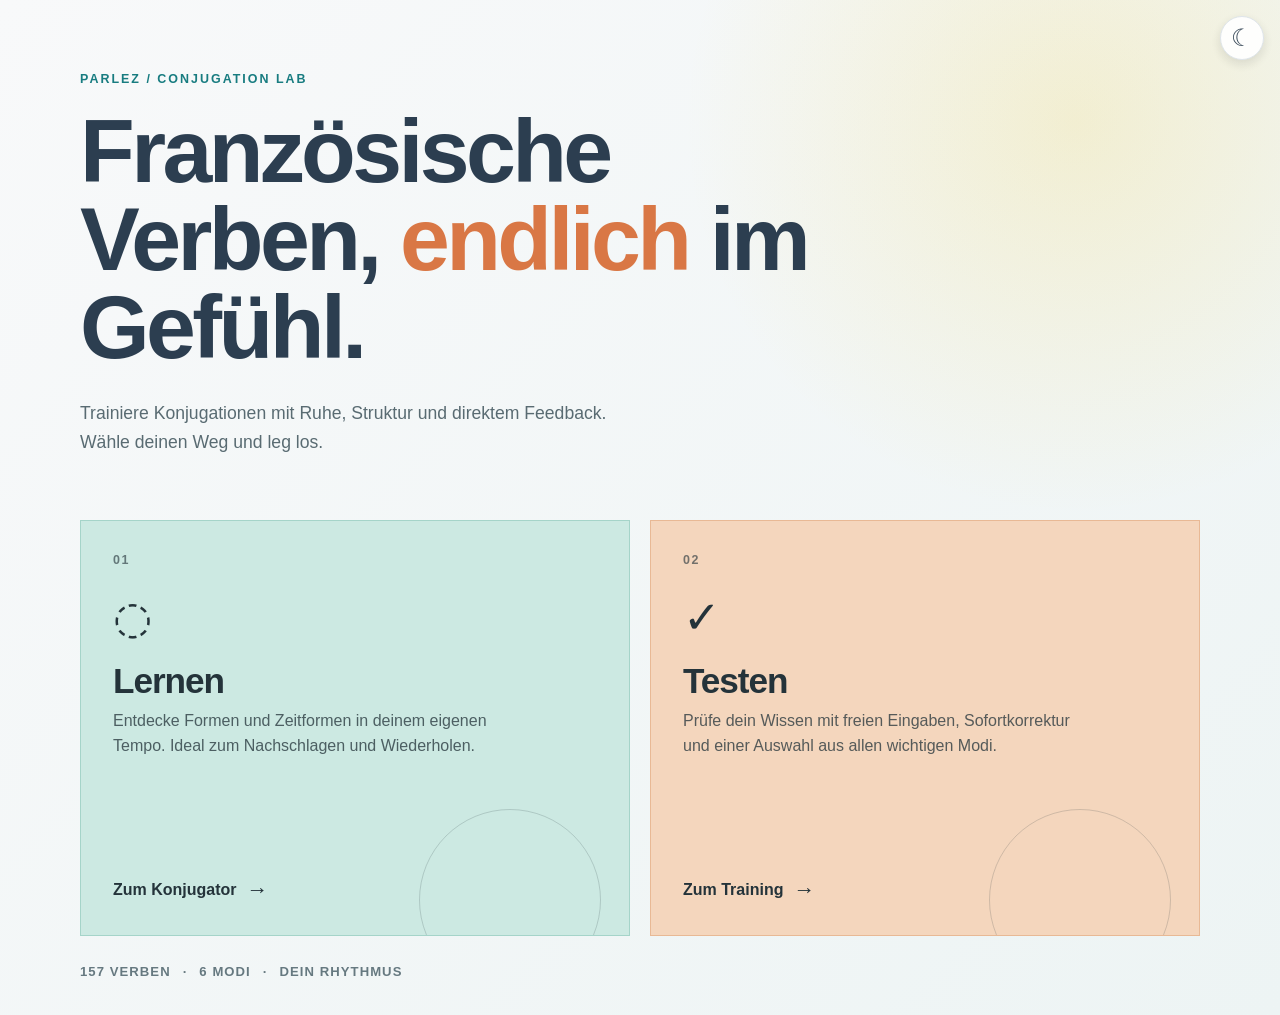
<file: index.html>
<!doctype html>
<html lang="de">
  <head>
    <meta charset="UTF-8" />
    <meta name="viewport" content="width=device-width, initial-scale=1.0" />
    <title>Parlez | Französisch lernen</title>
    <link rel="icon" href="favicon.svg" type="image/svg+xml" />
    <link rel="stylesheet" href="style/style.css" />
  </head>
  <body class="landing-page">
    <button
      id="theme-toggle"
      class="theme-toggle"
      type="button"
      aria-label="Nachtmodus aktivieren"
      title="Nachtmodus aktivieren"
    >
      ☾
    </button>

    <main class="landing-shell">
      <header class="landing-header">
        <p class="eyebrow">PARLEZ / CONJUGATION LAB</p>
        <h1>Französische Verben, <em>endlich</em> im Gefühl.</h1>
        <p class="landing-lead">
          Trainiere Konjugationen mit Ruhe, Struktur und direktem Feedback.
          Wähle deinen Weg und leg los.
        </p>
      </header>

      <section class="path-grid" aria-label="Lernmodus auswählen">
        <a class="path-card path-card-learn" href="learning.html">
          <span class="path-number">01</span>
          <span class="path-icon" aria-hidden="true">◌</span>
          <h2>Lernen</h2>
          <p>
            Entdecke Formen und Zeitformen in deinem eigenen Tempo. Ideal zum
            Nachschlagen und Wiederholen.
          </p>
          <span class="path-link"
            >Zum Konjugator <span aria-hidden="true">→</span></span
          >
        </a>
        <a class="path-card path-card-test" href="testing.html">
          <span class="path-number">02</span>
          <span class="path-icon" aria-hidden="true">✓</span>
          <h2>Testen</h2>
          <p>
            Prüfe dein Wissen mit freien Eingaben, Sofortkorrektur und einer
            Auswahl aus allen wichtigen Modi.
          </p>
          <span class="path-link"
            >Zum Training <span aria-hidden="true">→</span></span
          >
        </a>
      </section>

      <footer class="landing-footer">
        <span>157 Verben</span>
        <span aria-hidden="true">·</span>
        <span>6 Modi</span>
        <span aria-hidden="true">·</span>
        <span>Dein Rhythmus</span>
      </footer>
    </main>

    <script>
      const themeToggle = document.getElementById("theme-toggle");
      const darkMode = localStorage.getItem("theme") === "dark";

      function updateTheme(isDark) {
        document.documentElement.classList.toggle("dark-mode", isDark);
        themeToggle.textContent = isDark ? "☀" : "☾";
        themeToggle.setAttribute(
          "aria-label",
          isDark ? "Hellen Modus aktivieren" : "Nachtmodus aktivieren",
        );
        themeToggle.title = isDark
          ? "Hellen Modus aktivieren"
          : "Nachtmodus aktivieren";
      }

      updateTheme(darkMode);
      themeToggle.addEventListener("click", () => {
        const isDark =
          !document.documentElement.classList.contains("dark-mode");
        localStorage.setItem("theme", isDark ? "dark" : "light");
        updateTheme(isDark);
      });
    </script>
  </body>
</html>
</file>
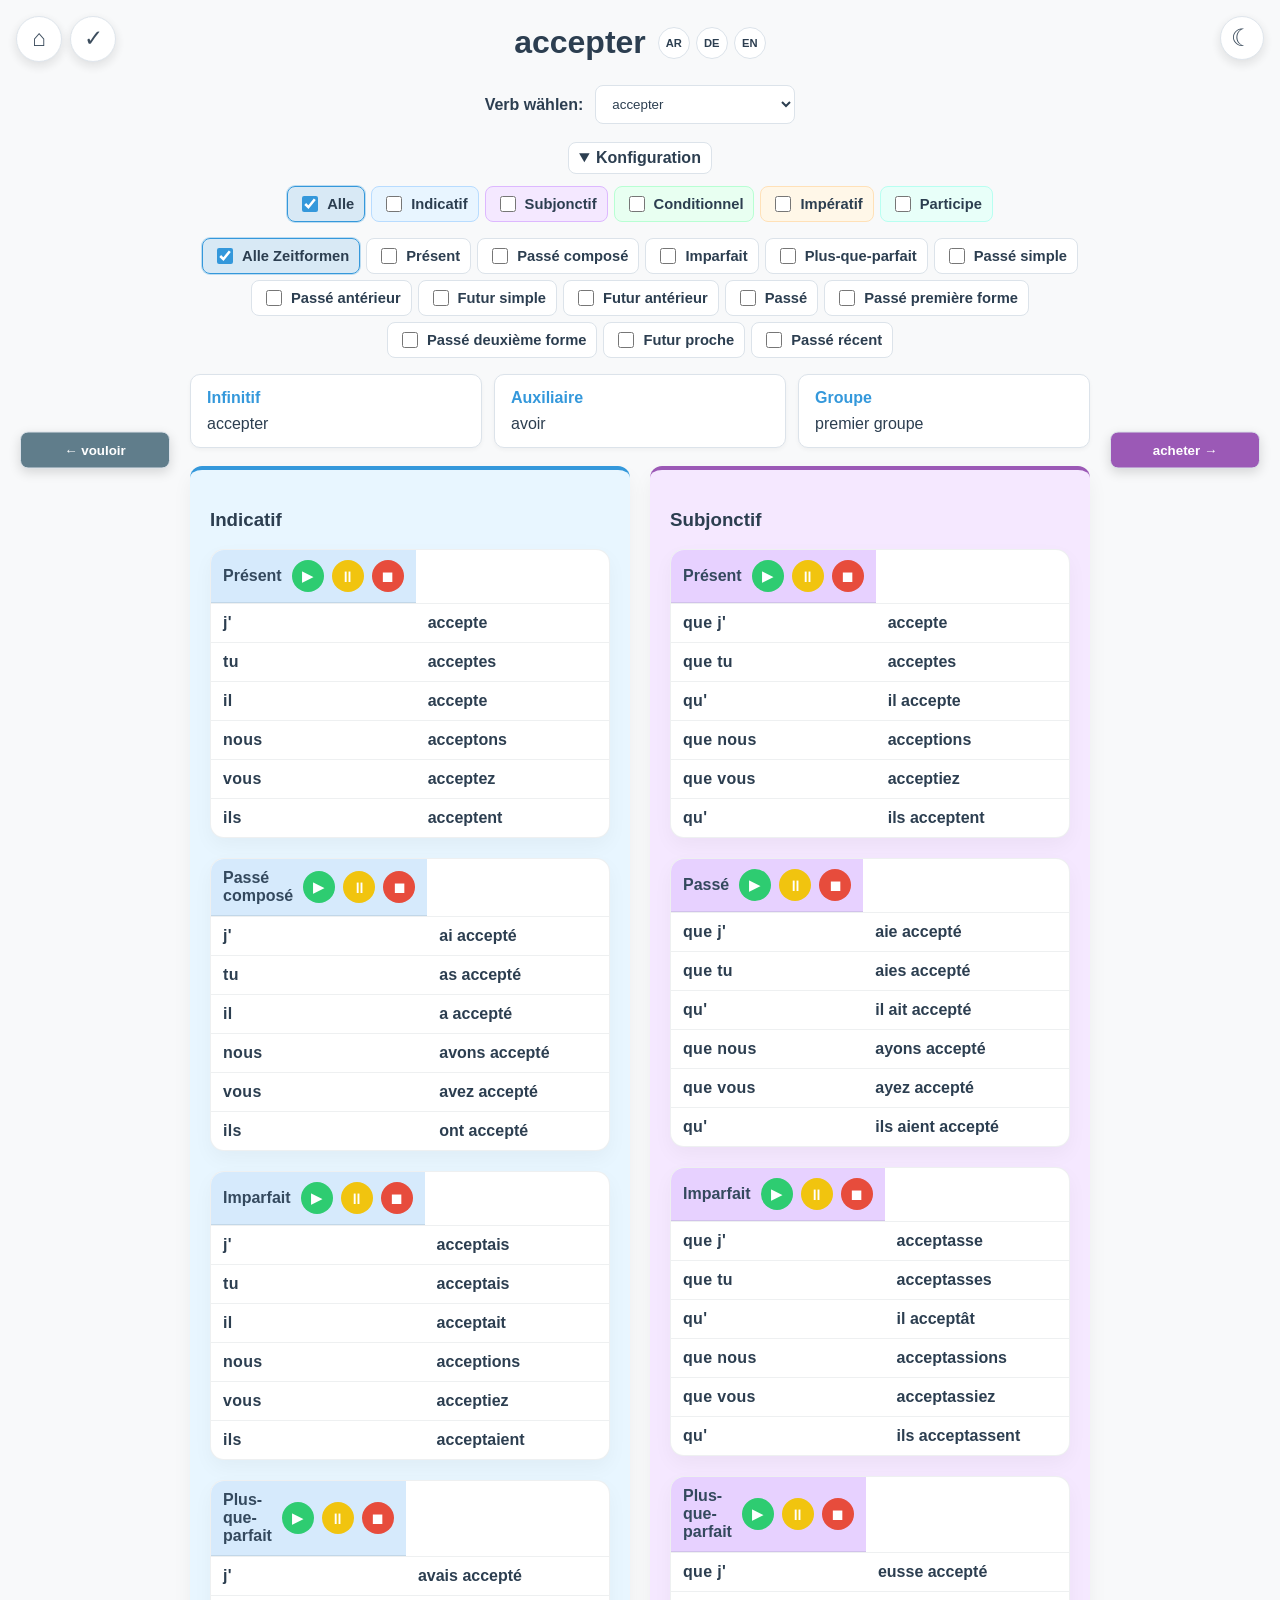
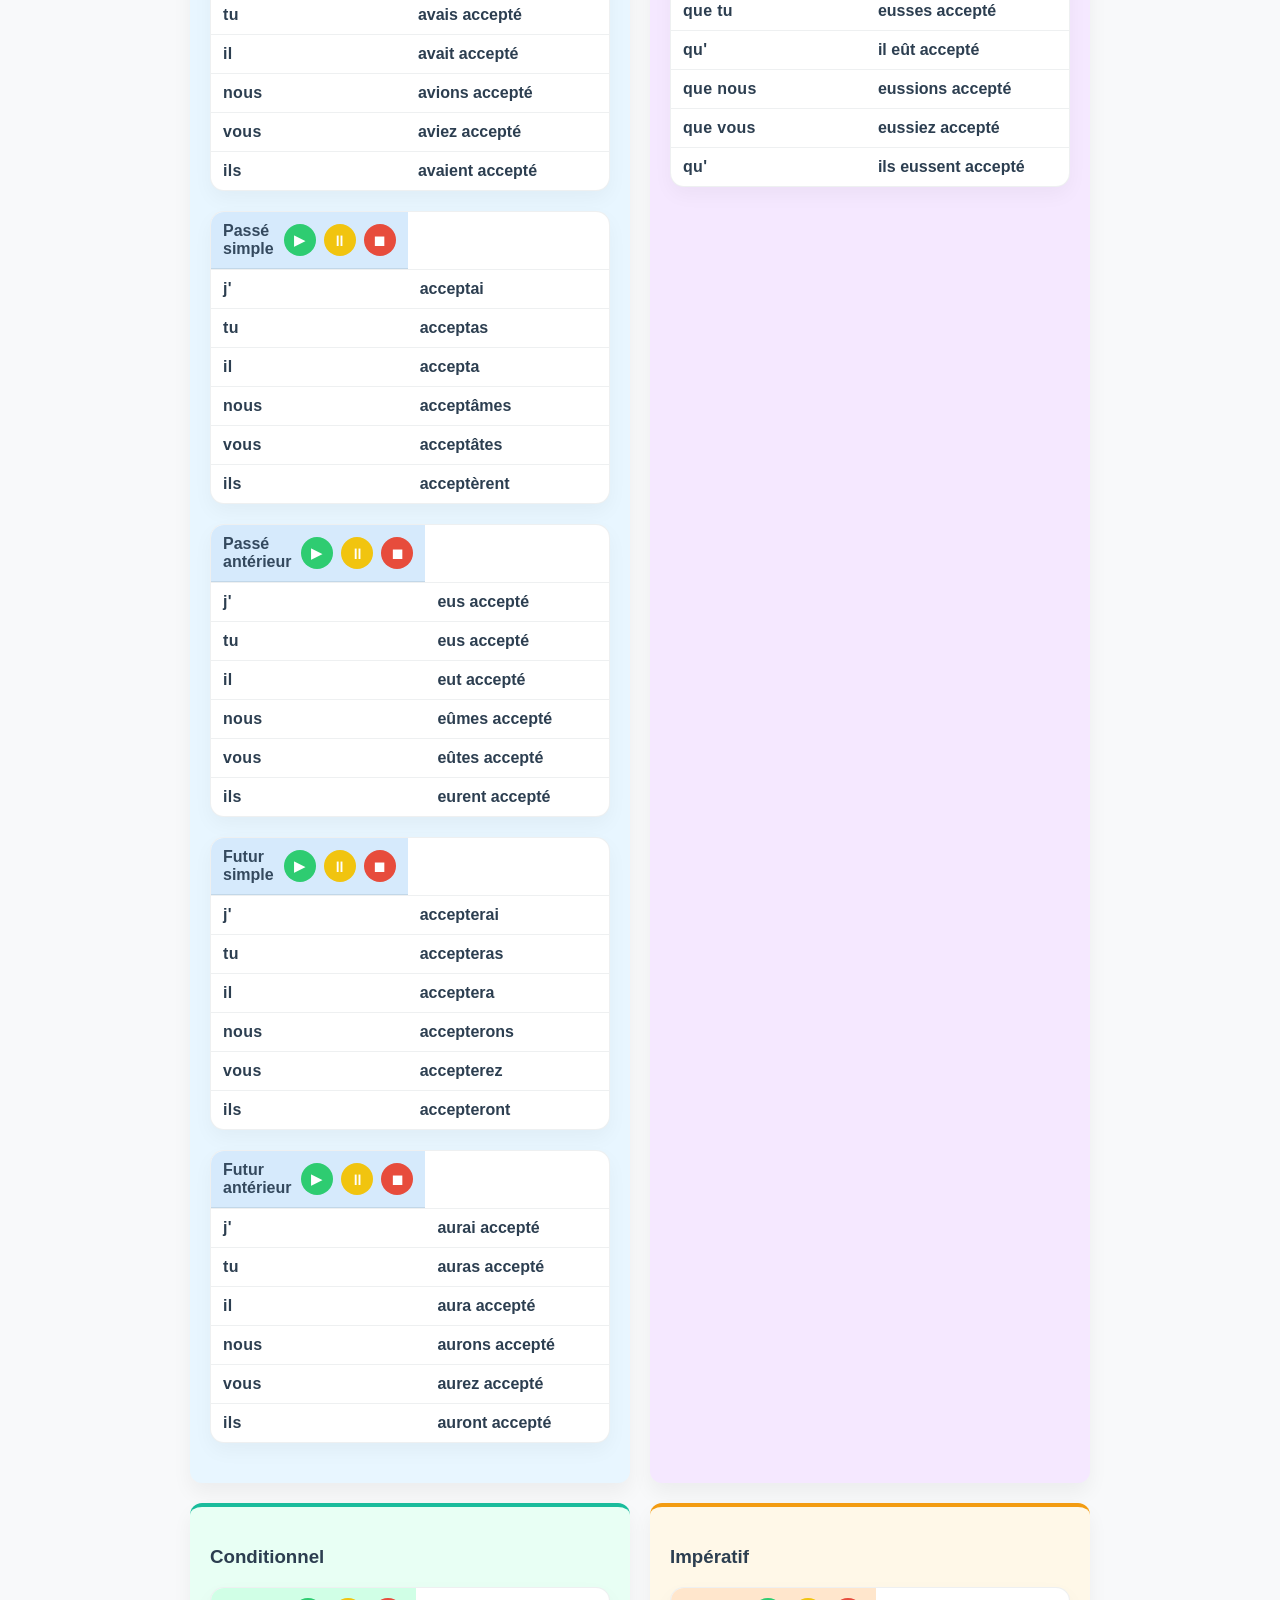
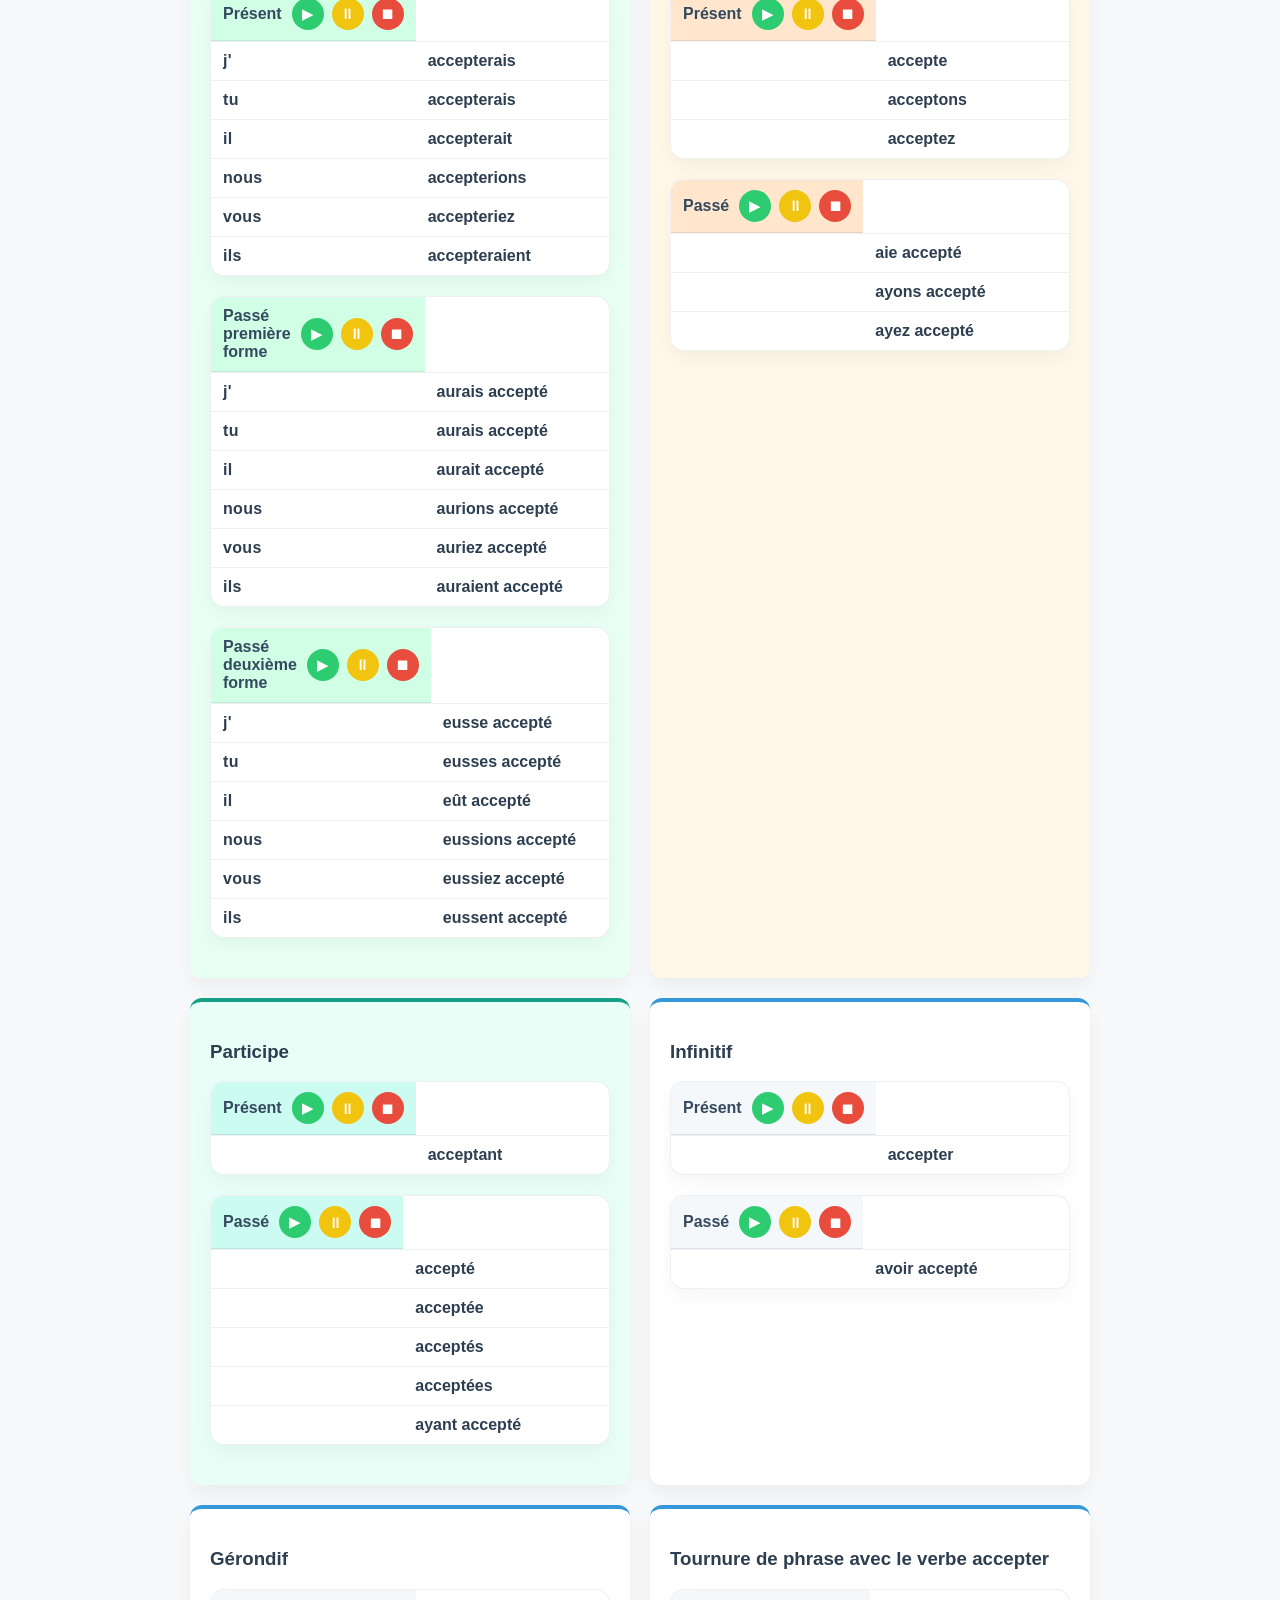
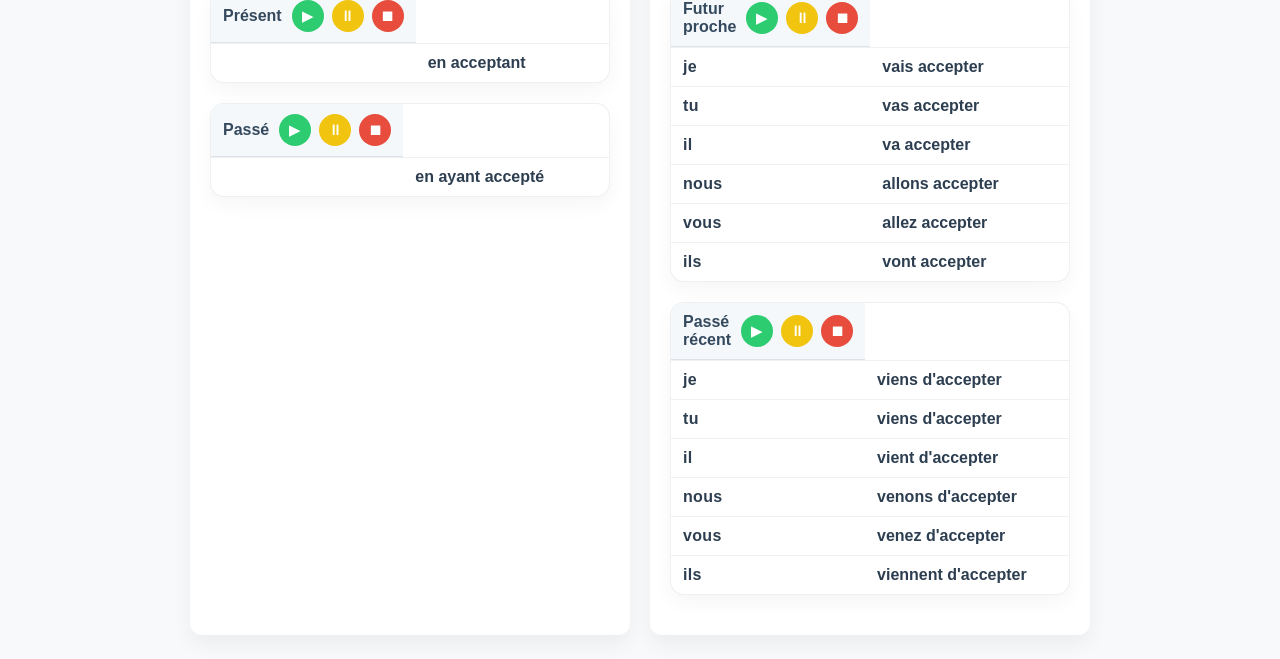
<file: learning.html>
<!doctype html>
<html lang="de">
  <head>
    <meta charset="UTF-8" />
    <meta name="viewport" content="width=device-width, initial-scale=1.0" />
    <title>Französisch Verb-Konjugator</title>
    <link rel="icon" href="favicon.svg" type="image/svg+xml" />
    <link rel="stylesheet" href="style/style.css" />
  </head>
  <body>
    <nav class="page-nav" aria-label="Seitennavigation">
      <a
        class="page-nav-link"
        href="index.html"
        aria-label="Startseite"
        title="Startseite"
        >⌂</a
      >
      <a
        class="page-nav-link"
        href="testing.html"
        aria-label="Zum Testmodus"
        title="Zum Testmodus"
        >✓</a
      >
    </nav>

    <header>
      <div class="verb-heading">
        <h1 id="verb-title">Französisch Verb-Konjugator</h1>
        <div
          id="translation-icons"
          class="translation-icons"
          aria-label="Übersetzungen"
        ></div>
      </div>
    </header>

    <div class="toolbar">
      <label for="verb-select">Verb wählen:</label>
      <select id="verb-select" aria-label="Verb auswählen"></select>
    </div>

    <button id="theme-toggle" class="theme-toggle" type="button"></button>

    <details id="configuration-panel" class="configuration-panel" open>
      <summary>Konfiguration</summary>
      <div class="quickstart" aria-label="Modus-Auswahl">
        <label class="mode-label mode-alle"
          ><input type="checkbox" data-mode="alle" checked /> Alle</label
        >
        <label class="mode-label mode-indicatif"
          ><input type="checkbox" data-mode="Indicatif" /> Indicatif</label
        >
        <label class="mode-label mode-subjonctif"
          ><input type="checkbox" data-mode="Subjonctif" /> Subjonctif</label
        >
        <label class="mode-label mode-conditionnel"
          ><input type="checkbox" data-mode="Conditionnel" />
          Conditionnel</label
        >
        <label class="mode-label mode-imperatif"
          ><input type="checkbox" data-mode="Impératif" /> Impératif</label
        >
        <label class="mode-label mode-participe"
          ><input type="checkbox" data-mode="Participe" /> Participe</label
        >
      </div>
      <div
        class="subbuttons"
        id="tense-buttons"
        aria-label="Zeitform-Auswahl"
      ></div>
    </details>

    <div id="error-msg"></div>
    <div
      id="loading-indicator"
      class="info-card"
      style="display: none; text-align: center"
    >
      <strong>Lädt…</strong>
      <div>Die Konjugation wird geladen, bitte warten.</div>
    </div>

    <div class="info-row">
      <div class="info-card">
        <strong>Infinitif</strong>
        <div id="verb-infinitiv">–</div>
      </div>
      <div class="info-card">
        <strong>Auxiliaire</strong>
        <div id="verb-auxiliaire">–</div>
      </div>
      <div class="info-card">
        <strong>Groupe</strong>
        <div id="verb-groupe">–</div>
      </div>
    </div>

    <div class="grid" id="conjugation-grid"></div>

    <nav class="verb-navigation" aria-label="Verb-Navigation">
      <button id="btn-previous-verb" class="btn btn-previous" type="button">
        ←
      </button>
      <button id="btn-next-verb" class="btn btn-next" type="button">→</button>
    </nav>

    <button id="go-to-top-btn" class="go-to-top">↑ Nach oben</button>

    <script src="./app/verbs.js"></script>
    <script src="./data/translations.js"></script>
    <script src="./app/main.js"></script>
  </body>
</html>
</file>
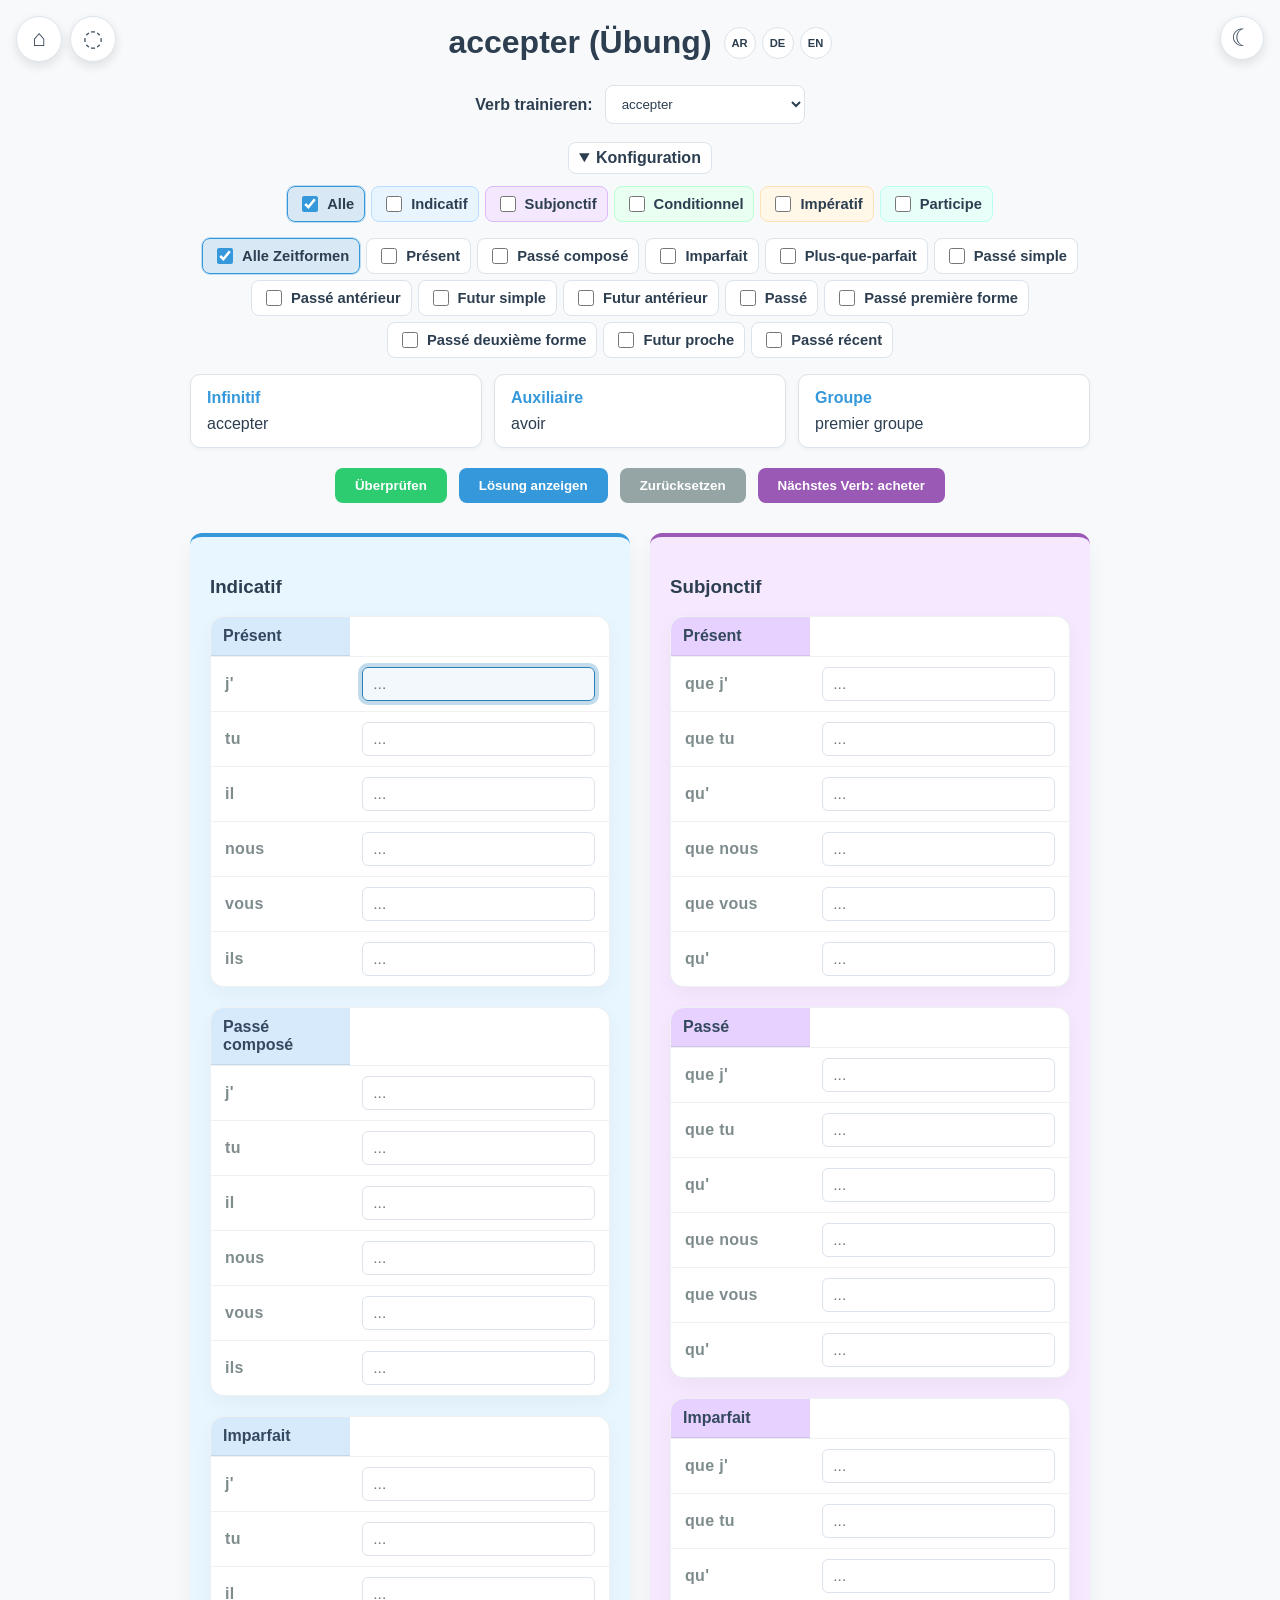
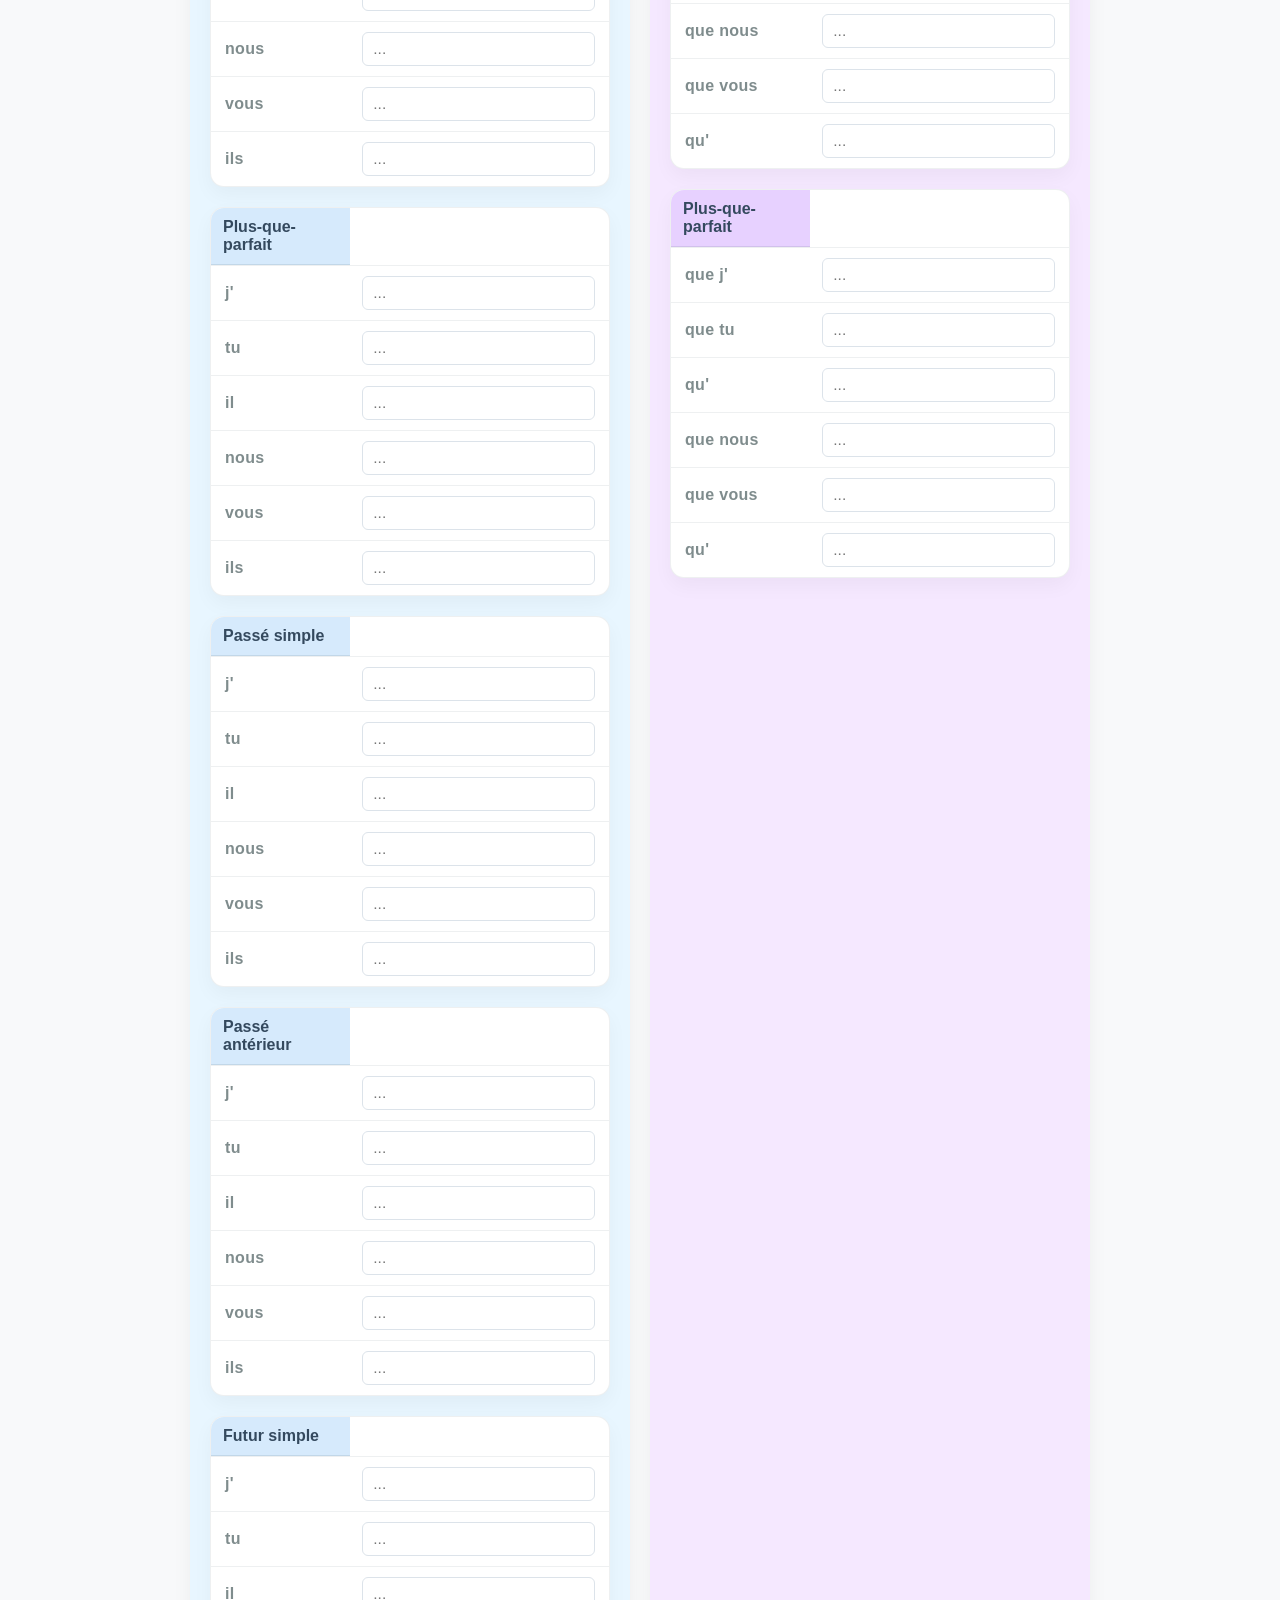
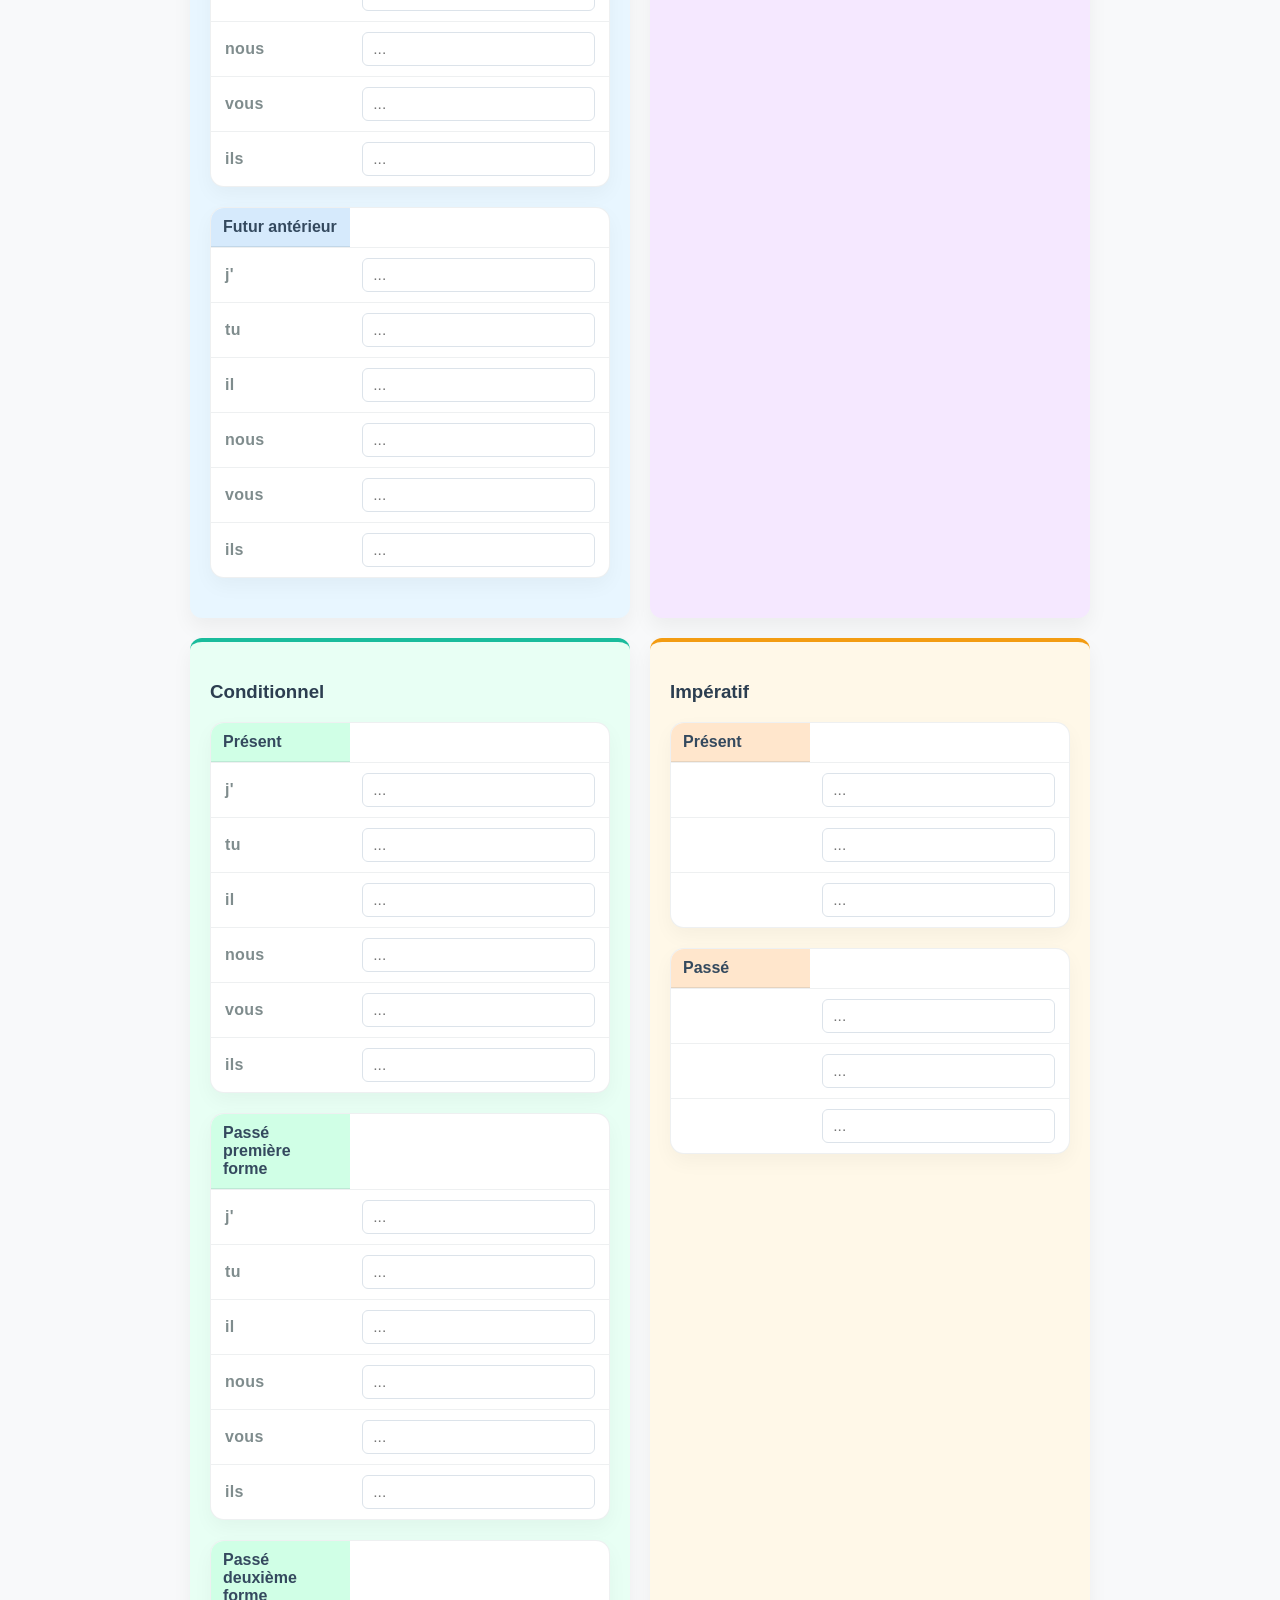
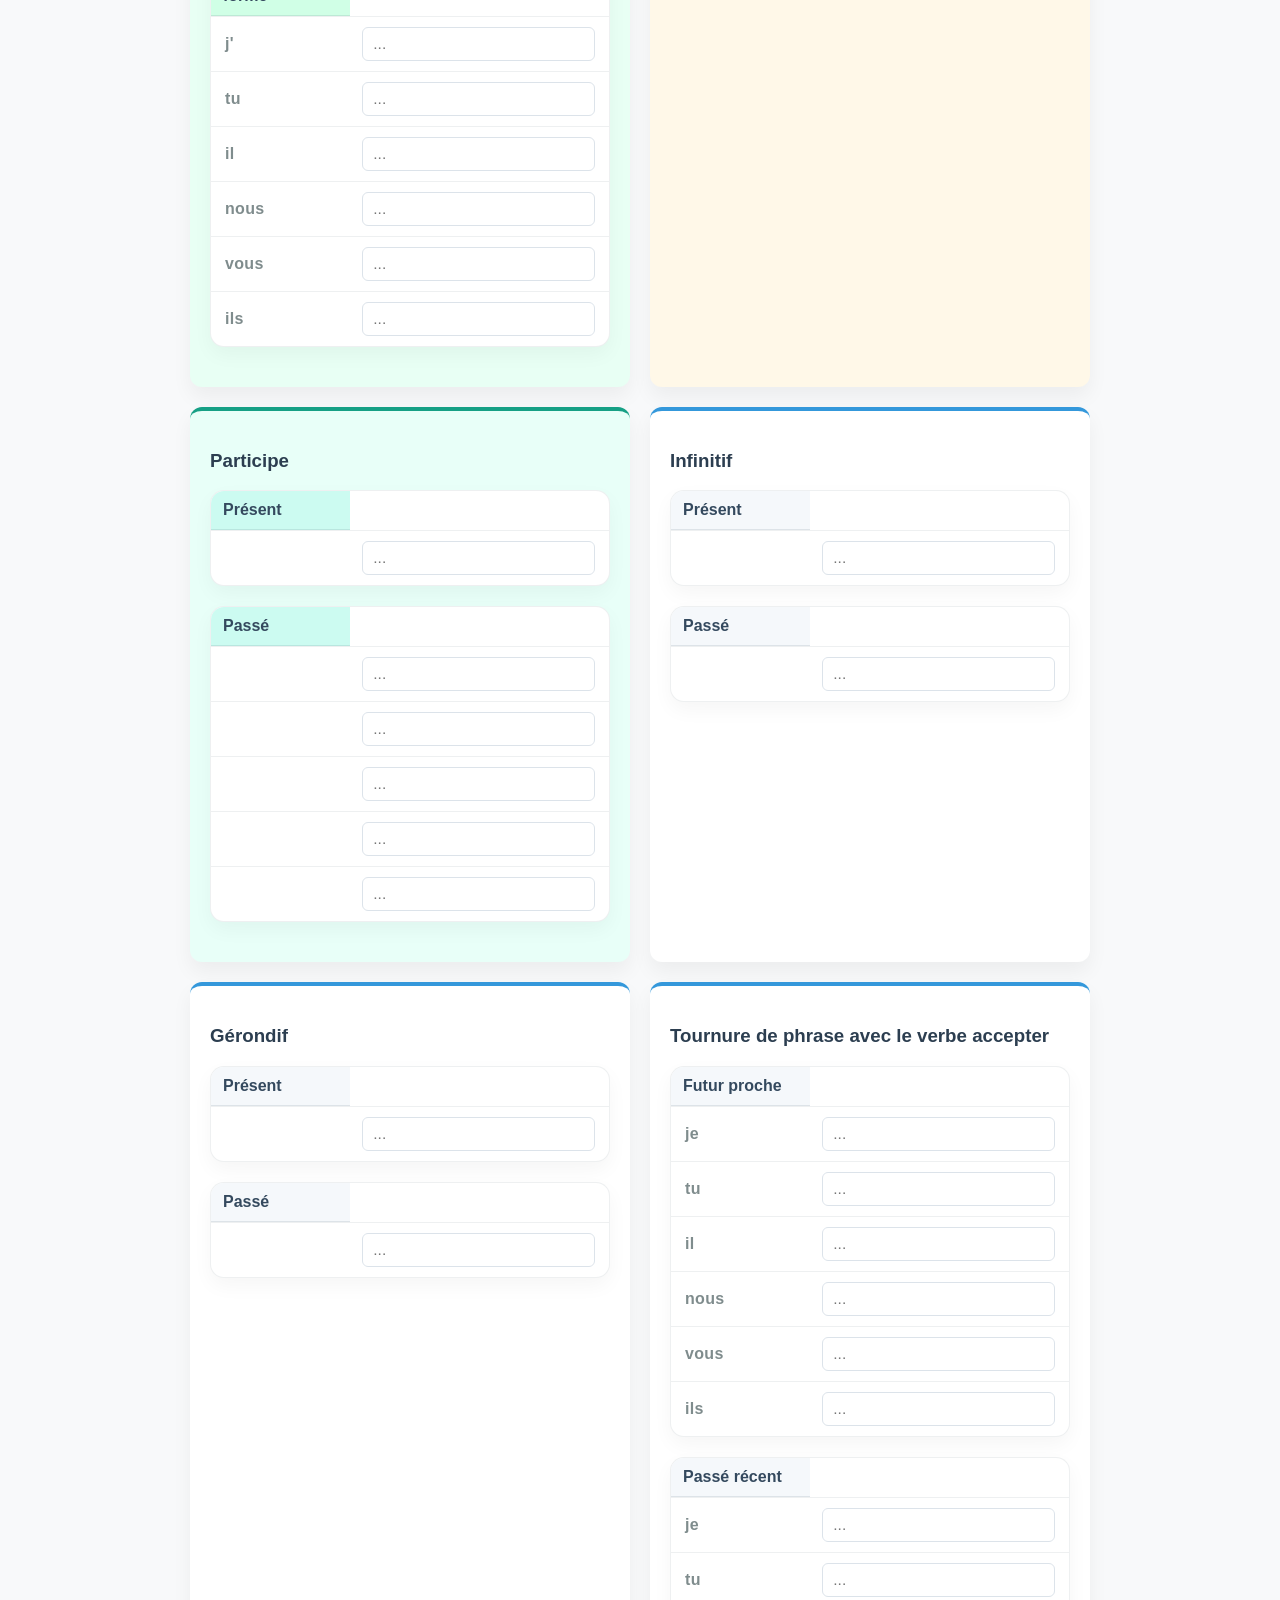
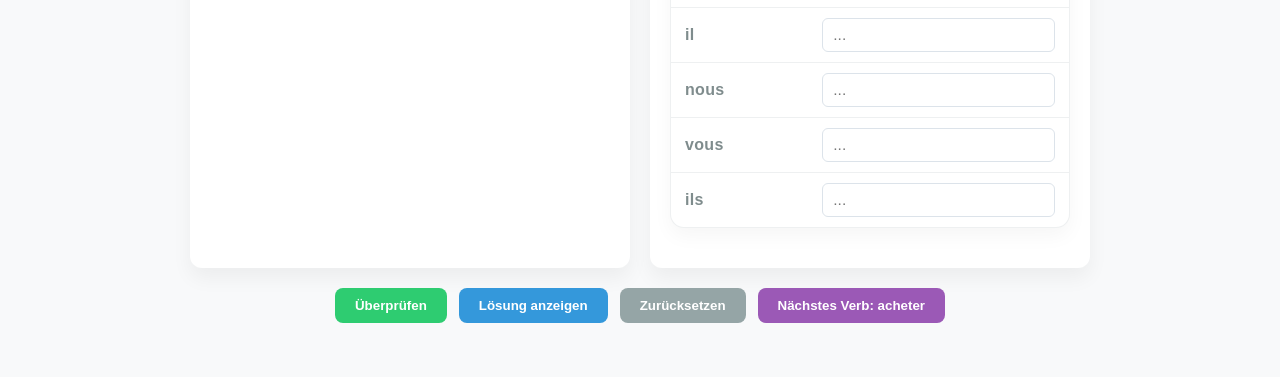
<file: testing.html>
<!doctype html>
<html lang="de">
  <head>
    <meta charset="UTF-8" />
    <meta name="viewport" content="width=device-width, initial-scale=1.0" />
    <title>Französisch Konjugations-Trainer</title>
    <link rel="icon" href="favicon.svg" type="image/svg+xml" />
    <link rel="stylesheet" href="style/style.css" />
  </head>
  <body>
    <nav class="page-nav" aria-label="Seitennavigation">
      <a
        class="page-nav-link"
        href="index.html"
        aria-label="Startseite"
        title="Startseite"
        >⌂</a
      >
      <a
        class="page-nav-link"
        href="learning.html"
        aria-label="Zum Lernmodus"
        title="Zum Lernmodus"
        >◌</a
      >
    </nav>

    <header>
      <div class="verb-heading">
        <h1 id="verb-title">Französisch Konjugations-Trainer</h1>
        <div
          id="translation-icons"
          class="translation-icons"
          aria-label="Übersetzungen"
        ></div>
      </div>
    </header>

    <div class="toolbar">
      <label for="verb-select">Verb trainieren:</label>
      <select id="verb-select" aria-label="Verb auswählen"></select>
    </div>

    <button id="theme-toggle" class="theme-toggle" type="button"></button>

    <details id="configuration-panel" class="configuration-panel" open>
      <summary>Konfiguration</summary>
      <div class="quickstart" aria-label="Modus-Auswahl">
        <label class="mode-label mode-alle"
          ><input type="checkbox" data-mode="alle" checked /> Alle</label
        >
        <label class="mode-label mode-indicatif"
          ><input type="checkbox" data-mode="Indicatif" /> Indicatif</label
        >
        <label class="mode-label mode-subjonctif"
          ><input type="checkbox" data-mode="Subjonctif" /> Subjonctif</label
        >
        <label class="mode-label mode-conditionnel"
          ><input type="checkbox" data-mode="Conditionnel" />
          Conditionnel</label
        >
        <label class="mode-label mode-imperatif"
          ><input type="checkbox" data-mode="Impératif" /> Impératif</label
        >
        <label class="mode-label mode-participe"
          ><input type="checkbox" data-mode="Participe" /> Participe</label
        >
      </div>
      <div
        class="subbuttons"
        id="tense-buttons"
        aria-label="Zeitform-Auswahl"
      ></div>
    </details>

    <div id="error-msg"></div>

    <div class="info-row">
      <div class="info-card">
        <strong>Infinitif</strong>
        <div id="verb-infinitiv">–</div>
      </div>
      <div class="info-card">
        <strong>Auxiliaire</strong>
        <div id="verb-auxiliaire">–</div>
      </div>
      <div class="info-card">
        <strong>Groupe</strong>
        <div id="verb-groupe">–</div>
      </div>
    </div>

    <div class="trainer-controls">
      <button id="btn-check" class="btn btn-check">Überprüfen</button>
      <button id="btn-solve" class="btn btn-solve">Lösung anzeigen</button>
      <button id="btn-reset" class="btn btn-reset">Zurücksetzen</button>
      <button id="btn-next-verb" class="btn btn-next">Nächstes Verb</button>
    </div>

    <div class="grid" id="conjugation-grid"></div>

    <div class="trainer-controls">
      <button id="btn-check-bottom" class="btn btn-check">Überprüfen</button>
      <button id="btn-solve-bottom" class="btn btn-solve">
        Lösung anzeigen
      </button>
      <button id="btn-reset-bottom" class="btn btn-reset">Zurücksetzen</button>
      <button id="btn-next-verb-bottom" class="btn btn-next">
        Nächstes Verb
      </button>
    </div>

    <button id="go-to-top-btn" class="go-to-top">↑ Nach oben</button>

    <script src="./app/verbs.js"></script>
    <script src="./data/translations.js"></script>
    <script src="./app/test.js"></script>
  </body>
</html>
</file>
<file: style/style.css>
:root {
  color-scheme: light;
  --primary: #2c3e50;
  --accent: #3498db;
  --bg: #f8f9fa;
  --card-bg: #ffffff;
  --border: #dce3ea;
}
.dark-mode {
  color-scheme: dark;
  --primary: #e8edf2;
  --bg: #18212b;
  --card-bg: #202c38;
  --border: #3a4a59;
}
body {
  font-family: "Segoe UI", Tahoma, Geneva, Verdana, sans-serif;
  background-color: var(--bg);
  color: var(--primary);
  max-width: 900px;
  margin: 0 auto;
  padding: 24px;
}
header {
  text-align: center;
  margin-bottom: 24px;
}
.verb-heading {
  display: inline-flex;
  align-items: center;
  justify-content: center;
  gap: 12px;
  max-width: 100%;
}
h1 {
  margin: 0;
  font-size: clamp(2rem, 2.5vw, 3rem);
  color: var(--primary);
}
.translation-icons {
  display: inline-flex;
  gap: 6px;
  flex-shrink: 0;
}
.translation-icon {
  position: relative;
  display: inline-flex;
  align-items: center;
  justify-content: center;
  width: 32px;
  height: 32px;
  padding: 0;
  border: 1px solid var(--border);
  border-radius: 50%;
  background: #fff;
  color: var(--primary);
  font-size: 0.7rem;
  font-weight: 800;
  cursor: help;
}
.translation-icon:hover,
.translation-icon:focus {
  border-color: var(--accent);
  background: #e8f5ff;
  outline: none;
}
.translation-icon::after {
  content: attr(data-translation);
  position: absolute;
  z-index: 10;
  top: calc(100% + 8px);
  left: 50%;
  min-width: max-content;
  max-width: 220px;
  padding: 7px 10px;
  border-radius: 6px;
  background: var(--primary);
  color: #fff;
  font-size: 0.82rem;
  font-weight: 600;
  line-height: 1.2;
  opacity: 0;
  pointer-events: none;
  transform: translate(-50%, -4px);
  transition:
    opacity 0.15s ease,
    transform 0.15s ease;
}
.translation-icon:hover::after,
.translation-icon:focus::after {
  opacity: 1;
  transform: translate(-50%, 0);
}
.subtitle {
  color: #7f8c8d;
  margin: 8px 0 22px;
}
.toolbar {
  display: flex;
  align-items: center;
  justify-content: center;
  gap: 12px;
  flex-wrap: wrap;
  margin-bottom: 18px;
}
.theme-toggle {
  position: fixed;
  top: 16px;
  right: 16px;
  z-index: 100;
  display: inline-flex;
  align-items: center;
  justify-content: center;
  width: 44px;
  height: 44px;
  padding: 0;
  border: 1px solid var(--border);
  border-radius: 50%;
  background: #fff;
  color: var(--primary);
  font-size: 1.5rem;
  line-height: 1;
  cursor: pointer;
  box-shadow: 0 4px 12px rgba(0, 0, 0, 0.12);
  opacity: 0.92;
  transition:
    opacity 0.2s ease,
    background 0.2s ease,
    color 0.2s ease;
}
.theme-toggle.is-scrolling {
  opacity: 0.55;
}
.theme-toggle:hover,
.theme-toggle:focus-visible {
  border-color: var(--accent);
  opacity: 1;
  outline: none;
}
.theme-toggle input {
  display: none;
}
.dark-mode .theme-toggle {
  background: #24313d;
  color: #e8edf2;
}
.theme-toggle {
  gap: 6px;
  white-space: nowrap;
}
.page-nav {
  position: fixed;
  top: 16px;
  left: 16px;
  z-index: 100;
  display: flex;
  gap: 8px;
}
.page-nav-link {
  display: inline-flex;
  align-items: center;
  justify-content: center;
  width: 44px;
  height: 44px;
  border: 1px solid var(--border);
  border-radius: 50%;
  background: #fff;
  color: var(--primary);
  font-size: 1.45rem;
  line-height: 1;
  text-decoration: none;
  box-shadow: 0 4px 12px rgba(0, 0, 0, 0.12);
  opacity: 0.92;
  transition:
    opacity 0.2s ease,
    background 0.2s ease,
    color 0.2s ease;
}
.page-nav-link:hover,
.page-nav-link:focus-visible {
  border-color: var(--accent);
  opacity: 1;
  outline: none;
  transform: translateY(-1px);
}
.dark-mode .page-nav-link {
  background: #24313d;
  color: #e8edf2;
}
.configuration-panel {
  margin-bottom: 16px;
}
.configuration-panel summary {
  width: fit-content;
  margin: 0 auto 12px;
  padding: 6px 10px;
  border: 1px solid var(--border);
  border-radius: 8px;
  background: #fff;
  color: var(--primary);
  font-weight: 600;
  cursor: pointer;
}
.configuration-panel summary:hover,
.configuration-panel summary:focus-visible {
  border-color: var(--accent);
  outline: none;
}
.quickstart,
.subbuttons {
  display: flex;
  flex-wrap: wrap;
  gap: 6px;
  justify-content: center;
  margin-bottom: 16px;
}
.quickstart label,
.subbuttons label {
  display: inline-flex;
  align-items: center;
  gap: 6px;
  border: 1px solid var(--border);
  background: #fff;
  color: var(--primary);
  padding: 6px 10px;
  border-radius: 8px;
  cursor: pointer;
  transition: all 0.2s ease;
  font-size: 0.92rem;
}
.mode-label.mode-alle {
  background: #f0f4ff;
  border-color: #d6e3ff;
}
.mode-label.mode-indicatif {
  background: #e8f5ff;
  border-color: #b8dcff;
}
.mode-label.mode-subjonctif {
  background: #f4e8ff;
  border-color: #ddb8ff;
}
.mode-label.mode-conditionnel {
  background: #e8fff1;
  border-color: #b8ffd3;
}
.mode-label.mode-imperatif {
  background: #fff7e8;
  border-color: #ffe1b8;
}
.mode-label.mode-participe {
  background: #e8fff9;
  border-color: #b8fff1;
}
.subbuttons label[data-tense="alle"] {
  background: #f0f4ff;
  border-color: #d6e3ff;
}
.subbuttons label[data-tense="Indicatif"] {
  background: #e8f5ff;
  border-color: #b8dcff;
}
.subbuttons label[data-tense="Subjonctif"] {
  background: #f4e8ff;
  border-color: #ddb8ff;
}
.subbuttons label[data-tense="Conditionnel"] {
  background: #e8fff1;
  border-color: #b8ffd3;
}
.subbuttons label[data-tense="Impératif"] {
  background: #fff7e8;
  border-color: #ffe1b8;
}
.subbuttons label[data-tense="Participe"] {
  background: #e8fff9;
  border-color: #b8fff1;
}
.quickstart input[type="checkbox"],
.subbuttons input[type="checkbox"] {
  width: 16px;
  height: 16px;
  accent-color: var(--accent);
}
.quickstart label:hover,
.subbuttons label:hover {
  border-color: var(--accent);
  background: rgba(52, 152, 219, 0.08);
}
.quickstart label:has(input[type="checkbox"]:checked),
.subbuttons label:has(input[type="checkbox"]:checked) {
  background: rgba(52, 152, 219, 0.16);
  border-color: #3498db;
  color: #2c3e50;
  box-shadow: 0 0 0 1px rgba(52, 152, 219, 0.3);
}
.quickstart input[type="checkbox"]:checked + span,
.subbuttons input[type="checkbox"]:checked + span {
  color: var(--accent);
  font-weight: 700;
}
label {
  font-weight: 600;
  color: var(--primary);
}
select {
  min-width: 200px;
  padding: 10px 12px;
  border-radius: 8px;
  border: 1px solid var(--border);
  background: #fff;
  color: var(--primary);
}
.info-row {
  display: grid;
  grid-template-columns: repeat(auto-fit, minmax(160px, 1fr));
  gap: 12px;
  margin-bottom: 18px;
}
.info-card {
  background: var(--card-bg);
  border: 1px solid var(--border);
  padding: 14px 16px;
  border-radius: 10px;
  box-shadow: 0 2px 4px rgba(0, 0, 0, 0.04);
}
.info-card strong {
  display: block;
  margin-bottom: 8px;
  color: var(--accent);
}
.grid {
  display: grid;
  grid-template-columns: repeat(auto-fit, minmax(320px, 1fr));
  gap: 20px;
}
.card {
  overflow: hidden;
  background: var(--card-bg);
  padding: 20px;
  border-radius: 12px;
  box-shadow: 0 10px 20px rgba(0, 0, 0, 0.05);
  border-top: 4px solid var(--accent);
}
.go-to-top {
  position: fixed;
  bottom: 28px;
  right: 24px;
  width: 54px;
  height: 54px;
  padding: 0;
  border: none;
  border-radius: 50%;
  background: #2e86de;
  color: white;
  font-size: 22px;
  font-weight: bold;
  cursor: pointer;
  box-shadow: 0 8px 18px rgba(46, 134, 222, 0.35);
  transition:
    opacity 0.25s ease,
    transform 0.25s ease,
    box-shadow 0.25s ease;
  z-index: 99;
  opacity: 0;
  pointer-events: none;
  display: flex;
  align-items: center;
  justify-content: center;
}
.go-to-top:hover,
.go-to-top:focus {
  background: #256fc3;
  transform: translateY(-2px);
  box-shadow: 0 10px 22px rgba(37, 111, 195, 0.45);
  outline: none;
}
.go-to-top.show {
  opacity: 1;
  pointer-events: auto;
}
table {
  width: 100%;
  border-collapse: collapse;
}
.card table {
  width: 100%;
  margin-bottom: 20px;
  border-collapse: separate;
  border-spacing: 0;
  overflow: hidden;
  border: 1px solid rgba(44, 62, 80, 0.08);
  border-radius: 14px;
  background: #ffffff;
  box-shadow: 0 8px 20px rgba(0, 0, 0, 0.04);
}
.card table tr:hover {
  background: rgba(52, 152, 219, 0.05);
}
.card table tr + tr td {
  border-top: 1px solid rgba(44, 62, 80, 0.08);
}
.card table td {
  padding: 10px 12px;
  white-space: normal;
}

.card table .pronoun {
  letter-spacing: 0.02em;
}
.card table .verb-form {
  color: var(--primary);
}

.card table .verb-form input {
  min-height: 34px;
}

.card table tr {
  transition: background 0.15s ease;
}
.tense-heading td {
  display: flex;
  align-items: center;
  justify-content: space-between;
  gap: 10px;
  padding: 14px 16px;
  font-weight: 700;
  color: #34495e;
  background: #f5f8fb;
  border-bottom: 1px solid rgba(52, 73, 94, 0.12);
}
.tense-heading td .tts-controls {
  display: inline-flex;
  gap: 8px;
}
.tense-heading td .tts-button {
  flex-shrink: 0;
  width: 32px;
  height: 32px;
  border-radius: 999px;
  border: none;
  color: #fff;
  display: inline-flex;
  align-items: center;
  justify-content: center;
  cursor: pointer;
  transition:
    transform 0.2s ease,
    background 0.2s ease;
  font-size: 0.95rem;
}
.tense-heading td .play-button {
  background: #2ecc71;
}
.tense-heading td .pause-button {
  background: #f1c40f;
}
.tense-heading td .stop-button {
  background: #e74c3c;
}

.card[data-mode="Indicatif"] {
  background: #e8f6ff;
  border-top-color: #3498db;
}
.card[data-mode="Subjonctif"] {
  background: #f5e8ff;
  border-top-color: #9b59b6;
}
.card[data-mode="Conditionnel"] {
  background: #e8fff4;
  border-top-color: #1abc9c;
}
.card[data-mode="Impératif"] {
  background: #fff8e8;
  border-top-color: #f39c12;
}
.card[data-mode="Participe"] {
  background: #e8fff8;
  border-top-color: #16a085;
}

.card[data-mode="Indicatif"] .tense-heading td {
  background: #d6eafc;
}
.card[data-mode="Subjonctif"] .tense-heading td {
  background: #e7d1ff;
}
.card[data-mode="Conditionnel"] .tense-heading td {
  background: #d0ffe6;
}
.card[data-mode="Impératif"] .tense-heading td {
  background: #ffe6cc;
}
.card[data-mode="Participe"] .tense-heading td {
  background: #ccfbf1;
}

@media (max-width: 800px) {
  body {
    padding: 16px;
  }
  .verb-heading {
    flex-wrap: wrap;
  }
  .toolbar {
    flex-direction: column;
    align-items: stretch;
  }
  select {
    width: 100%;
  }
  .quickstart,
  .subbuttons {
    justify-content: flex-start;
  }
  .info-row {
    grid-template-columns: 1fr;
  }
  .theme-toggle {
    top: 12px;
    right: 12px;
  }
  .page-nav {
    top: 12px;
    left: 12px;
  }
}

.dark-mode .translation-icon,
.dark-mode .configuration-panel summary,
.dark-mode .quickstart label,
.dark-mode .subbuttons label,
.dark-mode select {
  background: #24313d;
  color: #e8edf2;
}
.dark-mode .translation-icon::after {
  background: #0f171f;
  color: #f4f7f9;
  border: 1px solid #526574;
}
.dark-mode .info-card,
.dark-mode .card {
  background: var(--card-bg);
  border-color: var(--border);
}
.dark-mode .card table {
  background: #202c38;
  border-color: #3a4a59;
}
.dark-mode .card table tr + tr td {
  border-top-color: #3a4a59;
}
.dark-mode .tense-heading td {
  color: #e8edf2;
  background: #2a3947;
  border-bottom-color: #3a4a59;
}
.dark-mode .card[data-mode="Indicatif"] {
  background: #1c3445;
}
.dark-mode .card[data-mode="Subjonctif"] {
  background: #342541;
}
.dark-mode .card[data-mode="Conditionnel"] {
  background: #1c3b35;
}
.dark-mode .card[data-mode="Impératif"] {
  background: #403323;
}
.dark-mode .card[data-mode="Participe"] {
  background: #1c3b39;
}
.dark-mode input[type="text"],
.dark-mode .verb-input {
  background: #16202a;
  color: #e8edf2;
}
.dark-mode .quickstart label:has(input[type="checkbox"]:checked),
.dark-mode .subbuttons label:has(input[type="checkbox"]:checked) {
  background: #31516b;
  border-color: #78b9e8;
  color: #ffffff;
}
.dark-mode .card[data-mode="Indicatif"] .tense-heading td {
  background: #254b67;
}
.dark-mode .card[data-mode="Subjonctif"] .tense-heading td {
  background: #4a3560;
}
.dark-mode .card[data-mode="Conditionnel"] .tense-heading td {
  background: #28574e;
}
.dark-mode .card[data-mode="Impératif"] .tense-heading td {
  background: #604c30;
}
.dark-mode .card[data-mode="Participe"] .tense-heading td {
  background: #285950;
}
.dark-mode .subtitle {
  color: #b8c5d1;
}
.dark-mode .card .pronoun {
  color: #c2d0d8 !important;
}
.dark-mode .card table .verb-form {
  color: #e8edf2 !important;
}
.dark-mode .info-card strong {
  color: #78b9e8;
}
.dark-mode .solution-hint {
  color: #8ee3a8;
  background: rgba(46, 204, 113, 0.14);
  border-left-color: #63d887;
}
.dark-mode .solution-hint.wrong {
  color: #ff9d93;
  background: rgba(231, 76, 60, 0.16);
  border-left-color: #ff766b;
}
.dark-mode .card table tr:hover {
  background: rgba(120, 185, 232, 0.12);
}
.verb-navigation {
  position: fixed;
  right: 20px;
  top: 50%;
  left: 20px;
  z-index: 90;
  display: flex;
  align-items: center;
  justify-content: space-between;
  pointer-events: none;
  transform: translateY(-50%);
}
.verb-navigation .btn {
  min-width: 150px;
  border: 1px solid var(--border);
  box-shadow: 0 4px 12px rgba(0, 0, 0, 0.14);
  pointer-events: auto;
}
.btn-previous {
  background: #607d8b;
  color: #fff;
}
.btn-previous:hover {
  background: #4f6975;
}
.dark-mode .btn-previous {
  background: #527080;
  color: #fff;
}
.dark-mode .btn-next {
  background: #406f91;
}
@media (max-width: 520px) {
  .verb-navigation {
    right: 12px;
    top: 50%;
    left: 12px;
  }
  .verb-navigation .btn {
    min-width: 0;
    padding: 10px 12px;
  }
}

.landing-page {
  max-width: none;
  min-height: 100vh;
  padding: 0;
  background:
    radial-gradient(
      circle at 84% 12%,
      rgba(241, 196, 15, 0.16),
      transparent 28%
    ),
    linear-gradient(135deg, #f8f9fa 0%, #edf4f4 100%);
}
.landing-shell {
  width: min(1120px, calc(100% - 48px));
  min-height: 100vh;
  margin: 0 auto;
  padding: 72px 0 36px;
  box-sizing: border-box;
}
.landing-header {
  max-width: 780px;
  margin: 0 0 64px;
  text-align: left;
}
.eyebrow {
  margin: 0 0 22px;
  color: #187c80;
  font-size: 0.78rem;
  font-weight: 800;
  letter-spacing: 0.16em;
}
.landing-header h1 {
  max-width: 760px;
  margin: 0;
  font-size: clamp(3rem, 7vw, 6.8rem);
  line-height: 0.98;
  letter-spacing: -0.04em;
}
.landing-header h1 em {
  color: #d97745;
  font-style: normal;
}
.landing-lead {
  max-width: 560px;
  margin: 28px 0 0;
  color: #596b72;
  font-size: 1.1rem;
  line-height: 1.6;
}
.path-grid {
  display: grid;
  grid-template-columns: repeat(2, minmax(0, 1fr));
  gap: 20px;
}
.path-card {
  position: relative;
  display: flex;
  min-height: 350px;
  flex-direction: column;
  padding: 32px;
  overflow: hidden;
  border: 1px solid transparent;
  color: #24333a;
  text-decoration: none;
  transition:
    transform 0.25s ease,
    box-shadow 0.25s ease;
}
.path-card::after {
  position: absolute;
  right: 28px;
  bottom: -56px;
  width: 180px;
  height: 180px;
  border: 1px solid currentColor;
  border-radius: 50%;
  content: "";
  opacity: 0.18;
}
.path-card:hover,
.path-card:focus-visible {
  transform: translateY(-6px);
  outline: none;
  box-shadow: 0 18px 32px rgba(36, 51, 58, 0.14);
}
.path-card-learn {
  background: #cce9e2;
  border-color: #a5d4c9;
}
.path-card-test {
  background: #f4d6bd;
  border-color: #e8b995;
}
.path-number {
  font-size: 0.78rem;
  font-weight: 800;
  letter-spacing: 0.12em;
  opacity: 0.62;
}
.path-icon {
  margin-top: 28px;
  font-size: 2.8rem;
  line-height: 1;
}
.path-card h2 {
  margin: 22px 0 8px;
  font-size: 2.2rem;
  letter-spacing: -0.03em;
}
.path-card p {
  max-width: 410px;
  margin: 0;
  color: rgba(36, 51, 58, 0.76);
  line-height: 1.55;
}
.path-link {
  display: inline-flex;
  align-items: center;
  gap: 10px;
  margin-top: auto;
  padding-top: 28px;
  font-weight: 800;
}
.path-link span {
  font-size: 1.35rem;
  transition: transform 0.2s ease;
}
.path-card:hover .path-link span,
.path-card:focus-visible .path-link span {
  transform: translateX(5px);
}
.landing-footer {
  display: flex;
  gap: 12px;
  margin-top: 28px;
  color: #667980;
  font-size: 0.82rem;
  font-weight: 700;
  letter-spacing: 0.08em;
  text-transform: uppercase;
}
.dark-mode .landing-page {
  background:
    radial-gradient(
      circle at 84% 12%,
      rgba(241, 196, 15, 0.1),
      transparent 28%
    ),
    linear-gradient(135deg, #18212b 0%, #202f34 100%);
}
.dark-mode .landing-lead,
.dark-mode .landing-footer {
  color: #b7c6ca;
}
.dark-mode .path-card {
  color: #edf5f4;
}
.dark-mode .path-card-learn {
  background: #24514f;
  border-color: #34756d;
}
.dark-mode .path-card-test {
  background: #663e31;
  border-color: #9a5d45;
}
.dark-mode .path-card p {
  color: rgba(237, 245, 244, 0.78);
}

@media (max-width: 700px) {
  .landing-shell {
    width: min(100% - 32px, 520px);
    padding-top: 56px;
  }
  .landing-header {
    margin-bottom: 40px;
  }
  .landing-header h1 {
    font-size: clamp(3rem, 15vw, 5rem);
  }
  .path-grid {
    grid-template-columns: 1fr;
  }
  .path-card {
    min-height: 300px;
    padding: 26px;
  }
  .landing-footer {
    flex-wrap: wrap;
    line-height: 1.5;
  }
}
.verb-input {
  width: 100%;
  padding: 6px 10px;
  border: 1px solid var(--border);
  border-radius: 6px;
  font-family: inherit;
  font-size: 0.97rem;
  box-sizing: border-box;
  transition: all 0.2s ease;
}
.verb-input:focus {
  outline: none;
  border-color: var(--accent);
  box-shadow: 0 0 0 3px rgba(52, 152, 219, 0.25);
  background-color: rgba(52, 152, 219, 0.05);
}
.verb-input.active-focus {
  border-color: #2980b9;
  box-shadow: 0 0 0 4px rgba(41, 128, 185, 0.28);
  background-color: rgba(41, 128, 185, 0.06);
}
.verb-input.correct {
  border-color: #2ecc71;
  background-color: rgba(46, 204, 113, 0.1);
  color: #27ae60;
}
.verb-input.wrong {
  border-color: #e74c3c;
  background-color: rgba(231, 76, 60, 0.1);
  color: #c0392b;
}
.verb-form {
  position: relative;
  min-width: 0;
}
.solution-hint {
  margin-top: 6px;
  font-size: 0.72rem;
  color: #1e7f3e;
  font-weight: 700;
  line-height: 1.2;
  background: rgba(39, 174, 96, 0.08);
  border-left: 3px solid #27ae60;
  padding: 4px 7px;
  border-radius: 4px;
  box-shadow: inset 0 0 0 1px rgba(39, 174, 96, 0.06);
  word-break: break-word;
}
.solution-hint.wrong {
  color: #a7261a;
  background: rgba(231, 76, 60, 0.08);
  border-left-color: #c0392b;
  box-shadow: inset 0 0 0 1px rgba(192, 57, 43, 0.06);
}
.dark-mode .card table .pronoun {
  color: #c2d0d8 !important;
}
.dark-mode .info-card strong {
  color: #78b9e8;
}
.trainer-controls {
  display: flex;
  justify-content: center;
  gap: 12px;
  margin-top: 20px;
  margin-bottom: 30px;
}
.btn {
  padding: 10px 20px;
  border: none;
  border-radius: 8px;
  font-weight: 600;
  cursor: pointer;
  transition:
    background 0.2s,
    box-shadow 0.2s,
    transform 0.1s ease;
}
.btn:focus {
  outline: none;
  box-shadow: 0 0 0 3px rgba(52, 152, 219, 0.28);
  transform: translateY(-1px);
}
.btn-check {
  background: #2ecc71;
  color: white;
}
.btn-check:hover {
  background: #28b86a;
}
.btn-solve {
  background: #3498db;
  color: white;
}
.btn-solve:hover {
  background: #2980b9;
}
.btn-reset {
  background: #95a5a6;
  color: white;
}
.btn-reset:hover {
  background: #7f8c8d;
}
.btn-next {
  background: #9b59b6;
  color: white;
}
.btn-next:hover {
  background: #8e44ad;
}
</file>
